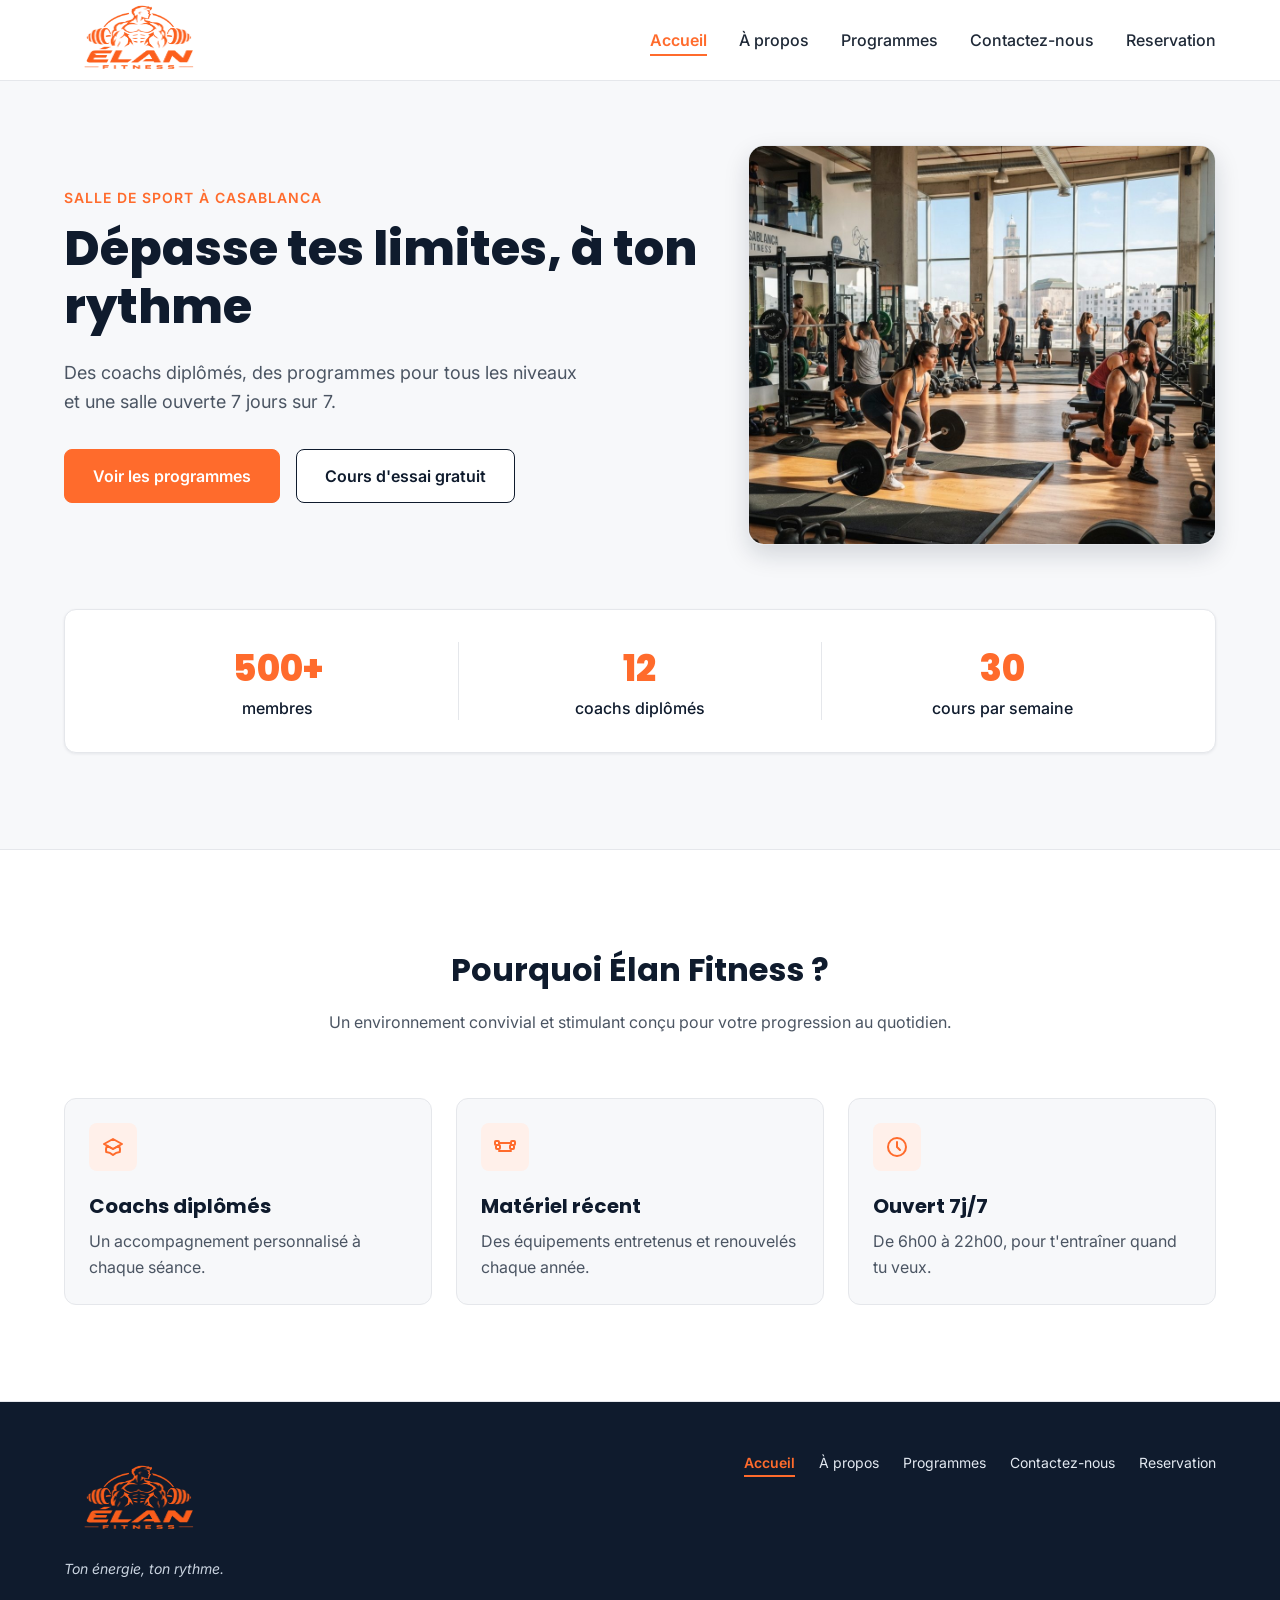
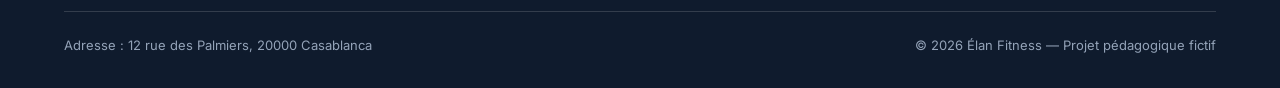
<file: index.html>
<!doctype html>
<html lang="fr">
  <head>
    <meta charset="UTF-8" />
    <meta name="viewport" content="width=device-width, initial-scale=1" />
    <meta
      name="description"
      content="Élan Fitness, salle de sport à Casablanca : musculation, yoga, cardio et boxe fitness avec des coachs diplômés. Réservez votre cours d'essai gratuit."
    />
    <title>Élan Fitness | Salle de sport à Casablanca</title>

    <link rel="preconnect" href="https://fonts.googleapis.com" />
    <link rel="preconnect" href="https://fonts.gstatic.com" crossorigin />
    <link
      href="https://fonts.googleapis.com/css2?family=Inter:wght@400;500;600&family=Poppins:wght@600;700;800&display=swap"
      rel="stylesheet"
    />

    <link rel="stylesheet" href="style.css" />
  </head>

  <body>
    <header class="en-tete">
      <div class="conteneur en-tete-contenu">
        <a href="./index.html" class="logo">
          <img src="./img/Logo-elan.png" alt="Élan Fitness">
        </a>

        <nav aria-label="Navigation principale">
          <ul class="menu">
            <li><a href="./index.html" class="lien-actif">Accueil</a></li>
            <li><a href="./propos.html">À propos</a></li>
            <li><a href="./programmes.html">Programmes</a></li>
            <li><a href="./contact.html">Contactez-nous</a></li>
            <li><a href="./reserver.html">Reservation</a></li>
          </ul>
        </nav>
      </div>
    </header>

    <main>
      <section id="accueil" class="hero">
        <div class="conteneur">
          <div class="hero-contenu">
            <div class="hero-texte">
              <p class="sur-titre">Salle de sport à Casablanca</p>
              <h1>Dépasse tes limites, à ton rythme</h1>
              <p class="hero-description">
                Des coachs diplômés, des programmes pour tous les niveaux et une
                salle ouverte 7 jours sur 7.
              </p>
              <div class="boutons">
                <a href="./programmes.html" class="bouton bouton-principal"
                  >Voir les programmes</a
                >
                <a href="./reserver.html" class="bouton bouton-secondaire"
                  >Cours d'essai gratuit</a
                >
              </div>
            </div>

            <img
              class="hero-image"
              src="img/hero.jpg"
              alt="Des personnes s'entraînent dans une salle de sport lumineuse à Casablanca"
            />
          </div>

          <div class="chiffres">
            <div class="chiffre">
              <p class="chiffre-nombre">500+</p>
              <p>membres</p>
            </div>
            <div class="chiffre">
              <p class="chiffre-nombre">12</p>
              <p>coachs diplômés</p>
            </div>
            <div class="chiffre">
              <p class="chiffre-nombre">30</p>
              <p>cours par semaine</p>
            </div>
          </div>
        </div>
      </section>

      <section class="section section-blanche">
        <div class="conteneur">
          <div class="section-titre">
            <h2>Pourquoi Élan Fitness ?</h2>
            <p>
              Un environnement convivial et stimulant conçu pour votre
              progression au quotidien.
            </p>
          </div>

          <div class="cartes">
            <article class="carte carte-avantage">
              <div class="icone"><img src="img/icone-coach.svg" alt="" /></div>
              <h3>Coachs diplômés</h3>
              <p>Un accompagnement personnalisé à chaque séance.</p>
            </article>

            <article class="carte carte-avantage">
              <div class="icone">
                <img src="img/icone-materiel.svg" alt="" />
              </div>
              <h3>Matériel récent</h3>
              <p>Des équipements entretenus et renouvelés chaque année.</p>
            </article>

            <article class="carte carte-avantage">
              <div class="icone">
                <img src="img/icone-horloge.svg" alt="" />
              </div>
              <h3>Ouvert 7j/7</h3>
              <p>De 6h00 à 22h00, pour t'entraîner quand tu veux.</p>
            </article>
          </div>
        </div>
      </section>
    </main>

    <footer class="pied-de-page">
      <div class="conteneur">
        <div class="pied-haut">
          <div>
            <p class="logo logo-clair">
              <img src="./img/Logo-elan.png" alt="Élan Fitness">
            </p>
            <p class="slogan">Ton énergie, ton rythme.</p>
          </div>

          <nav aria-label="Navigation du pied de page">
            <ul class="menu menu-pied">
              <li><a href="./index.html" class="lien-actif">Accueil</a></li>
              <li><a href="./propos.html">À propos</a></li>
              <li><a href="./programmes.html">Programmes</a></li>
              <li><a href="./contact.html">Contactez-nous</a></li>
              <li><a href="./reserver.html" >Reservation</a></li>
            </ul>
          </nav>
        </div>

        <div class="pied-bas">
          <p>Adresse : 12 rue des Palmiers, 20000 Casablanca</p>
          <p>&copy; 2026 Élan Fitness — Projet pédagogique fictif</p>
        </div>
      </div>
    </footer>
  </body>
</html>
</file>
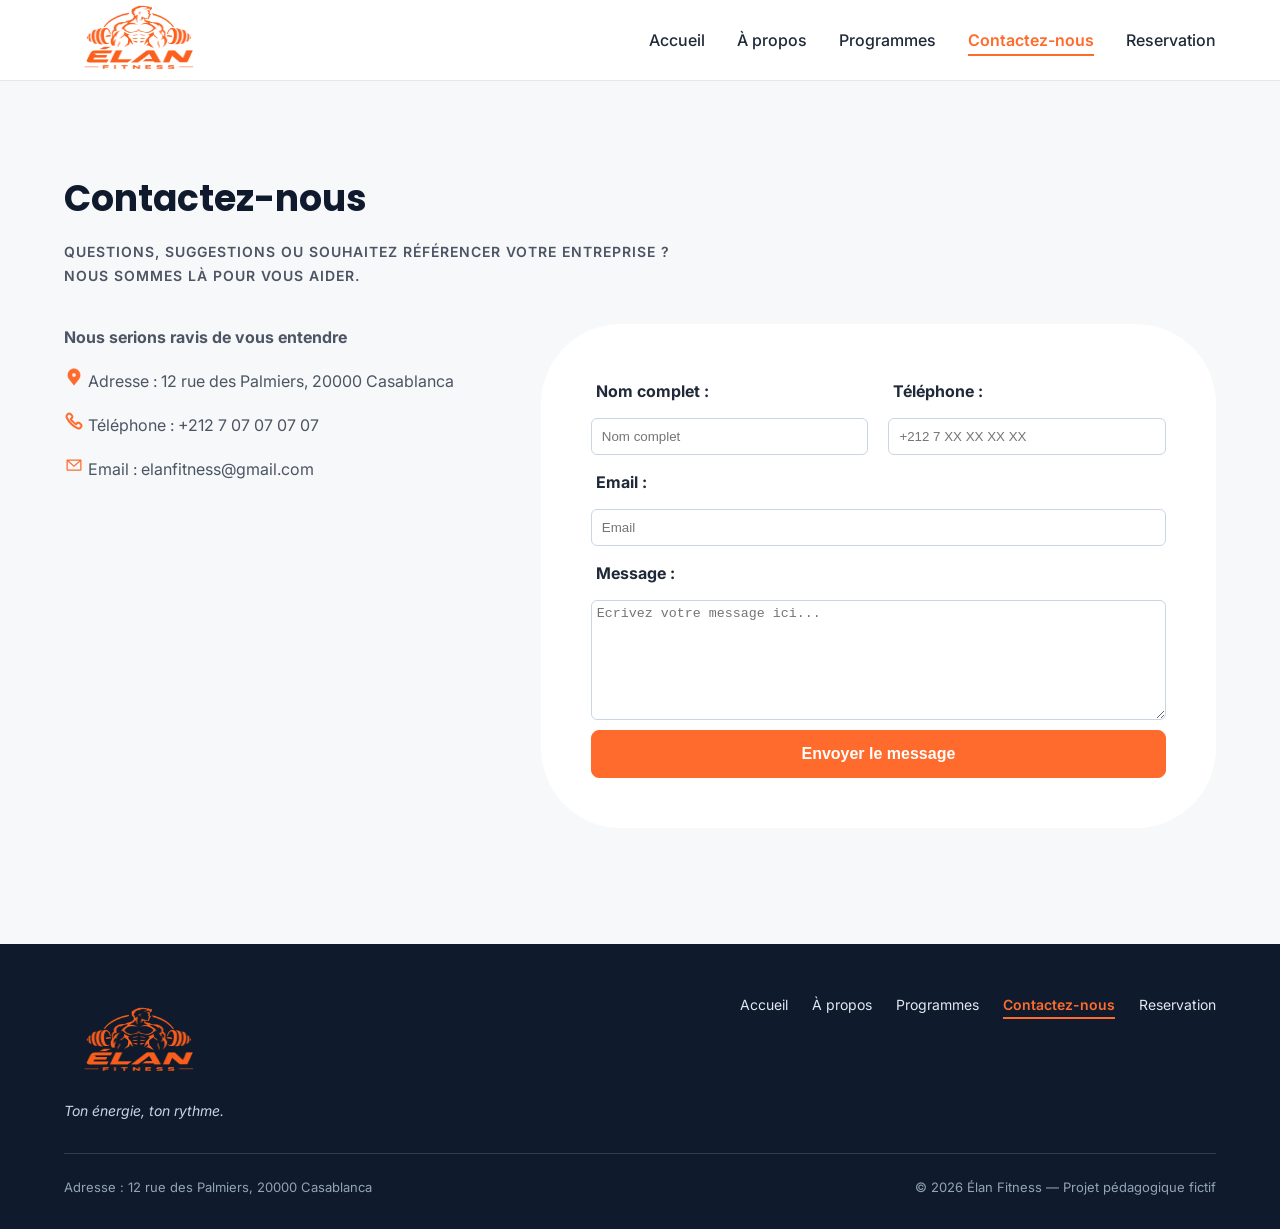
<file: contact.html>
<!DOCTYPE html>
<html lang="fr">
<head>
    <meta charset="UTF-8">
    <meta name="viewport" content="width=device-width, initial-scale=1">
    <meta charset="UTF-8">
    <title>Élan Fitness | Salle de sport à Casablanca</title>

  <link rel="preconnect" href="https://fonts.googleapis.com">
  <link rel="preconnect" href="https://fonts.gstatic.com" crossorigin>
  <link href="https://fonts.googleapis.com/css2?family=Inter:wght@400;500;600&family=Poppins:wght@600;700;800&display=swap" rel="stylesheet">

  <link rel="stylesheet" href="style.css">
</head>
<body>
    <header class="en-tete">
    <div class="conteneur en-tete-contenu">
      <a href="./index.html" class="logo">
          <img src="./img/Logo-elan.png"  alt="Élan Fitness">
        </a>

      <nav aria-label="Navigation principale">
        <ul class="menu">
          <li><a href="./index.html">Accueil</a></li>
          <li><a href="./propos.html" >À propos</a></li>
          <li><a href="./programmes.html">Programmes</a></li>
          <li><a href="./contact.html"class="lien-actif">Contactez-nous</a></li>
          <li><a href="./reserver.html">Reservation</a></li>
        </ul>
      </nav>
    </div>
   
  </header>
   <section id="contact" class="section">
        <div class="conteneur apropos-contenu">

        <div class="apropos-texte">
          <h2>Contactez-nous</h2>
          <p class="sur-titre">Questions, suggestions ou souhaitez référencer votre entreprise ? <br>Nous sommes là pour vous aider.</p>
          <div class="flex">
          <div class="gauche">
          <p><strong>Nous serions ravis de vous entendre</strong></p>
          <p><svg  viewBox="-1.76 -1.76 19.52 19.52" fill="none" xmlns="http://www.w3.org/2000/svg" stroke="#FF6B2C" stroke-width="0.46399999999999997"><g id="SVGRepo_bgCarrier" stroke-width="0"></g><g id="SVGRepo_tracerCarrier" stroke-linecap="round" stroke-linejoin="round" stroke="#FF6B2CCCCCCC" stroke-width="0.032"></g><g id="SVGRepo_iconCarrier"> <path fill-rule="evenodd" clip-rule="evenodd" d="M3.37892 10.2236L8 16L12.6211 10.2236C13.5137 9.10788 14 7.72154 14 6.29266V6C14 2.68629 11.3137 0 8 0C4.68629 0 2 2.68629 2 6V6.29266C2 7.72154 2.4863 9.10788 3.37892 10.2236ZM8 8C9.10457 8 10 7.10457 10 6C10 4.89543 9.10457 4 8 4C6.89543 4 6 4.89543 6 6C6 7.10457 6.89543 8 8 8Z" fill="#FF6B2C"></path> </g></svg> Adresse : 12 rue des Palmiers, 20000 Casablanca</p>
          <p><svg viewBox="0 0 24.00 24.00" fill="none" xmlns="http://www.w3.org/2000/svg" stroke="#FF6B2C"><g id="SVGRepo_bgCarrier" stroke-width="0"></g><g id="SVGRepo_tracerCarrier" stroke-linecap="round" stroke-linejoin="round"></g><g id="SVGRepo_iconCarrier"> <path d="M14.3308 15.9402L15.6608 14.6101C15.8655 14.403 16.1092 14.2384 16.3778 14.1262C16.6465 14.014 16.9347 13.9563 17.2258 13.9563C17.517 13.9563 17.8052 14.014 18.0739 14.1262C18.3425 14.2384 18.5862 14.403 18.7908 14.6101L20.3508 16.1702C20.5579 16.3748 20.7224 16.6183 20.8346 16.887C20.9468 17.1556 21.0046 17.444 21.0046 17.7351C21.0046 18.0263 20.9468 18.3146 20.8346 18.5833C20.7224 18.8519 20.5579 19.0954 20.3508 19.3L19.6408 20.02C19.1516 20.514 18.5189 20.841 17.8329 20.9541C17.1469 21.0672 16.4427 20.9609 15.8208 20.6501C10.4691 17.8952 6.11008 13.5396 3.35083 8.19019C3.03976 7.56761 2.93414 6.86242 3.04914 6.17603C3.16414 5.48963 3.49384 4.85731 3.99085 4.37012L4.70081 3.65015C5.11674 3.23673 5.67937 3.00464 6.26581 3.00464C6.85225 3.00464 7.41488 3.23673 7.83081 3.65015L9.40082 5.22021C9.81424 5.63615 10.0463 6.19871 10.0463 6.78516C10.0463 7.3716 9.81424 7.93416 9.40082 8.3501L8.0708 9.68018C8.95021 10.8697 9.91617 11.9926 10.9608 13.04C11.9994 14.0804 13.116 15.04 14.3008 15.9102L14.3308 15.9402Z" stroke="#FF6B2C" stroke-width="2.4" stroke-linecap="round" stroke-linejoin="round"></path> </g></svg> Téléphone : +212 7 07 07 07 07</p>
          <p><svg  viewBox="0 0 24 24" fill="none" xmlns="http://www.w3.org/2000/svg" stroke="#FF6B2C" stroke-width="0.00024000000000000003"><g id="SVGRepo_bgCarrier" stroke-width="0"></g><g id="SVGRepo_tracerCarrier" stroke-linecap="round" stroke-linejoin="round"></g><g id="SVGRepo_iconCarrier"> <path fill-rule="evenodd" clip-rule="evenodd" d="M3.75 5.25L3 6V18L3.75 18.75H20.25L21 18V6L20.25 5.25H3.75ZM4.5 7.6955V17.25H19.5V7.69525L11.9999 14.5136L4.5 7.6955ZM18.3099 6.75H5.68986L11.9999 12.4864L18.3099 6.75Z" fill="#FF6B2C"></path> </g></svg> Email : elanfitness@gmail.com</p>
          </div>
          <div class="droite">
          <form>
        <div class="formuleM"> 
        
        <div class="ligne">

            <div>
        <label for="nom">Nom complet :</label>
        <input id="nom" type="text" placeholder="Nom complet" required>
          </div>

            <div>
        <label for="tele">Téléphone :</label>
        <input id="tele" type="tel" placeholder="+212 7 XX XX XX XX">
             </div>

          </div>

        <label for="eml">Email :</label>
        <input id="eml" type="email" placeholder="Email">
        
        <label for="msg">Message :</label>
        <textarea id="msg" type="text" placeholder="Ecrivez votre message ici... "></textarea>
        
          <button class="bouton bouton-principal">Envoyer le message</button>
        
                
        </div>
        </form> 
        </div>
        </div>
                
          

    </section>

  <footer class="pied-de-page">
    <div class="conteneur">

      <div class="pied-haut">
        <div>
          <p class="logo">
            <img src="./img/Logo-elan.png"  alt="Élan Fitness">
          </p>
          <p class="slogan">Ton énergie, ton rythme.</p>
        </div>

        <nav aria-label="Navigation du pied de page">
          <ul class="menu menu-pied">
            <li><a href="./index.html">Accueil</a></li>
            <li><a href="./propos.html">À propos</a></li>
            <li><a href="./programmes.html">Programmes</a></li>
            <li><a href="./contact.html" class="lien-actif">Contactez-nous</a></li>
            <li><a href="./reserver.html">Reservation</a></li>
          </ul>
        </nav>
      </div>

      <div class="pied-bas">
        <p>Adresse : 12 rue des Palmiers, 20000 Casablanca</p>
        <p>&copy; 2026 Élan Fitness — Projet pédagogique fictif</p>
      </div>

    </div>
  </footer>

</body>
</html>
</file>
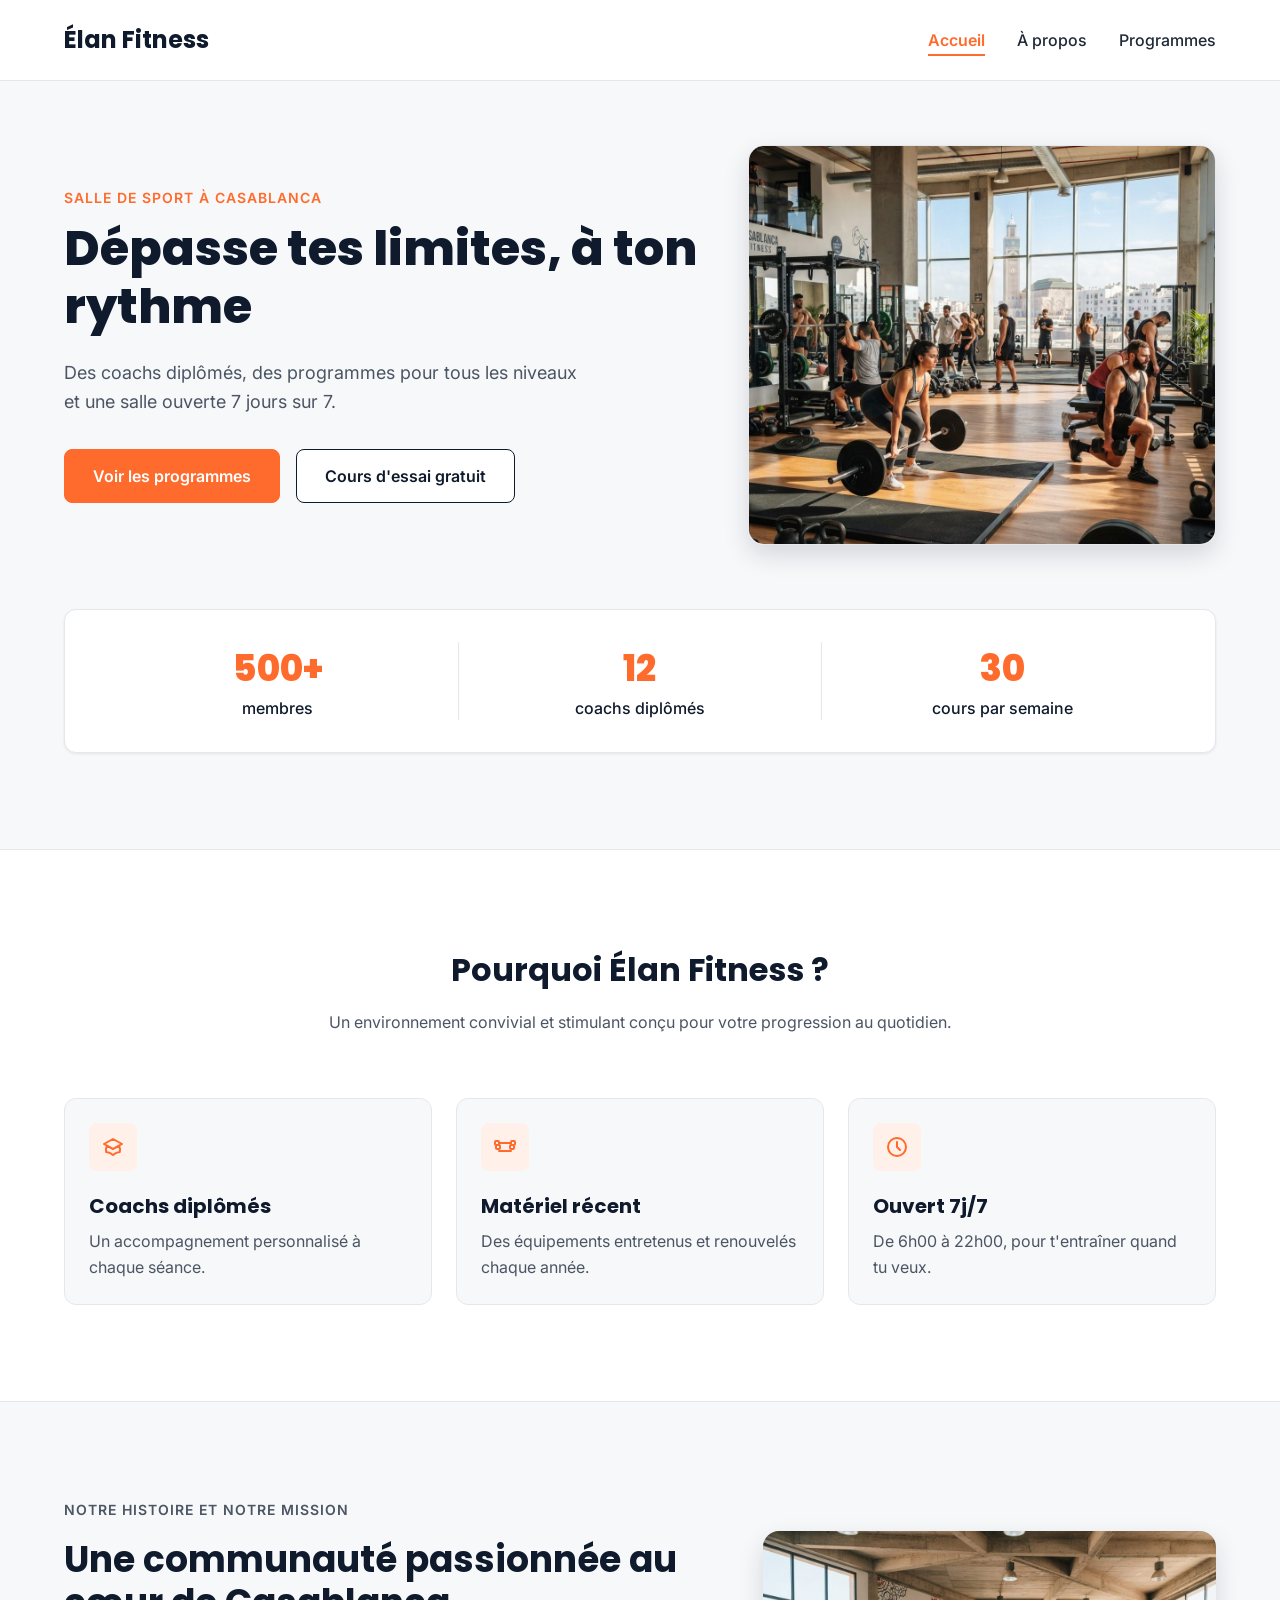
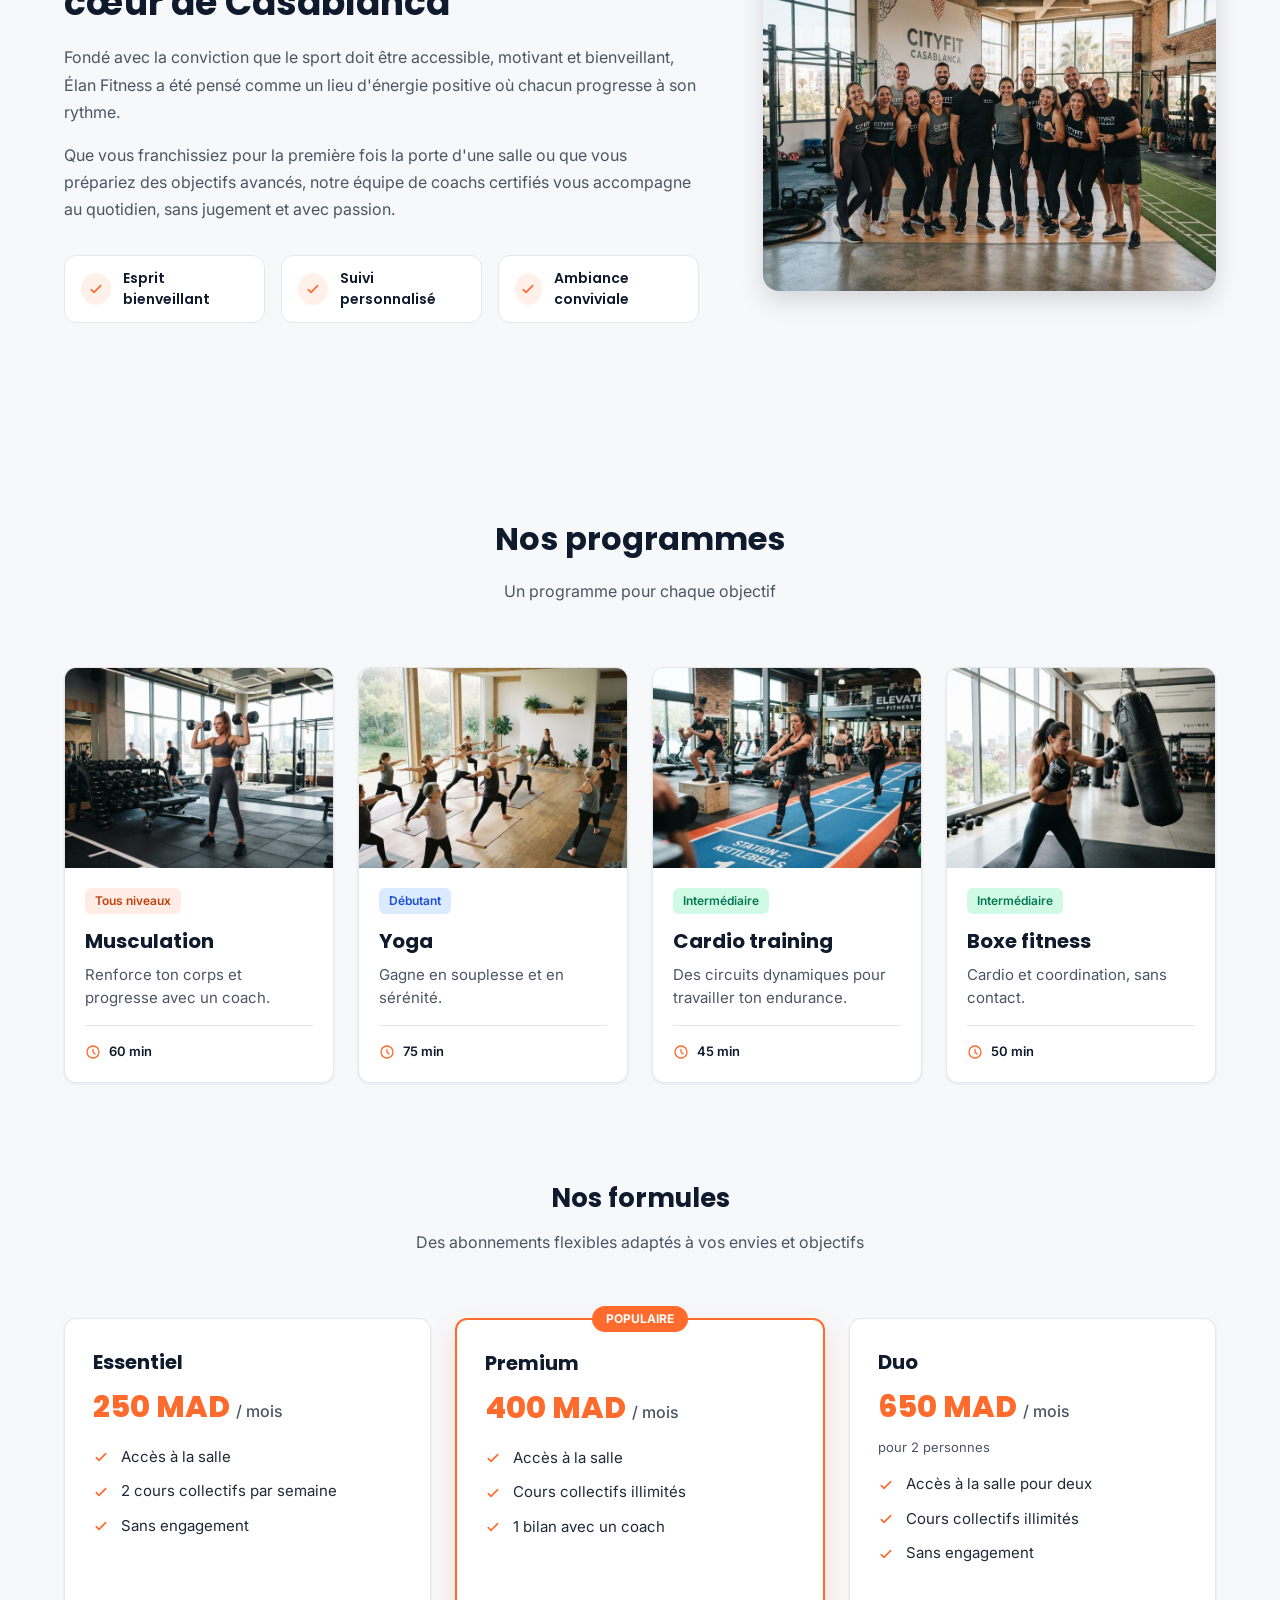
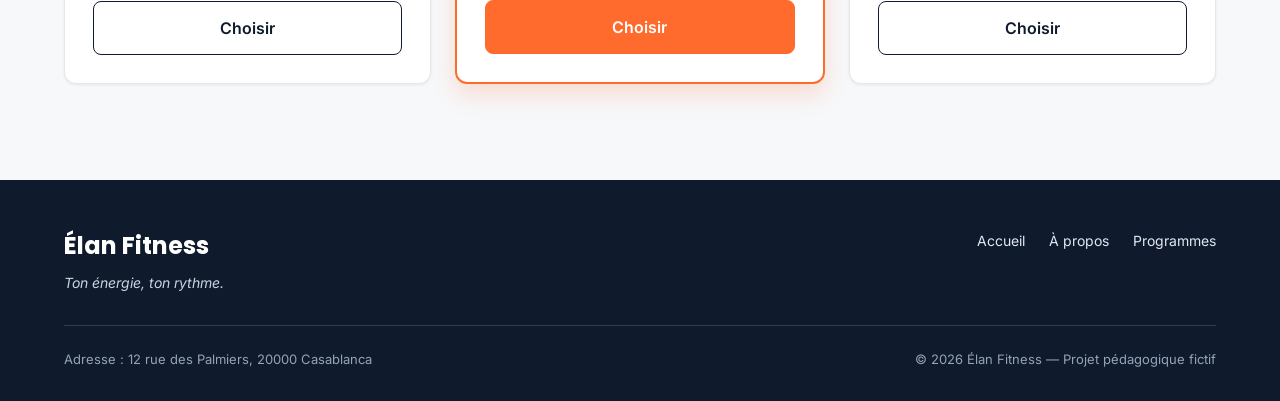
<file: elan_fitness.html>
<!DOCTYPE html>
<html lang="fr">
<head>
  <meta charset="UTF-8">
  <meta name="viewport" content="width=device-width, initial-scale=1">
  <meta name="description" content="Élan Fitness, salle de sport à Casablanca : musculation, yoga, cardio et boxe fitness avec des coachs diplômés. Réservez votre cours d'essai gratuit.">
  <title>Élan Fitness | Salle de sport à Casablanca</title>

  <link rel="preconnect" href="https://fonts.googleapis.com">
  <link rel="preconnect" href="https://fonts.gstatic.com" crossorigin>
  <link href="https://fonts.googleapis.com/css2?family=Inter:wght@400;500;600&family=Poppins:wght@600;700;800&display=swap" rel="stylesheet">

  <link rel="stylesheet" href="style.css">
</head>

<body>

  <header class="en-tete">
    <div class="conteneur en-tete-contenu">
      <a href="#accueil" class="logo">Élan Fitness</a>

      <nav aria-label="Navigation principale">
        <ul class="menu">
          <li><a href="#accueil" class="lien-actif">Accueil</a></li>
          <li><a href="#a-propos">À propos</a></li>
          <li><a href="#programmes">Programmes</a></li>
        </ul>
      </nav>
    </div>
  </header>

  <main>

    <section id="accueil" class="hero">
      <div class="conteneur">

        <div class="hero-contenu">
          <div class="hero-texte">
            <p class="sur-titre">Salle de sport à Casablanca</p>
            <h1>Dépasse tes limites, à ton rythme</h1>
            <p class="hero-description">
              Des coachs diplômés, des programmes pour tous les niveaux et une salle ouverte 7 jours sur 7.
            </p>
            <div class="boutons">
              <a href="#programmes" class="bouton bouton-principal">Voir les programmes</a>
              <a href="#contact" class="bouton bouton-secondaire">Cours d'essai gratuit</a>
            </div>
          </div>

          <img class="hero-image" src="img/hero.jpg" alt="Des personnes s'entraînent dans une salle de sport lumineuse à Casablanca">
        </div>

        <div class="chiffres">
          <div class="chiffre">
            <p class="chiffre-nombre">500+</p>
            <p>membres</p>
          </div>
          <div class="chiffre">
            <p class="chiffre-nombre">12</p>
            <p>coachs diplômés</p>
          </div>
          <div class="chiffre">
            <p class="chiffre-nombre">30</p>
            <p>cours par semaine</p>
          </div>
        </div>

      </div>
    </section>

    <section class="section section-blanche">
      <div class="conteneur">

        <div class="section-titre">
          <h2>Pourquoi Élan Fitness ?</h2>
          <p>Un environnement convivial et stimulant conçu pour votre progression au quotidien.</p>
        </div>

        <div class="cartes">
          <article class="carte carte-avantage">
            <div class="icone"><img src="img/icone-coach.svg" alt=""></div>
            <h3>Coachs diplômés</h3>
            <p>Un accompagnement personnalisé à chaque séance.</p>
          </article>

          <article class="carte carte-avantage">
            <div class="icone"><img src="img/icone-materiel.svg" alt=""></div>
            <h3>Matériel récent</h3>
            <p>Des équipements entretenus et renouvelés chaque année.</p>
          </article>

          <article class="carte carte-avantage">
            <div class="icone"><img src="img/icone-horloge.svg" alt=""></div>
            <h3>Ouvert 7j/7</h3>
            <p>De 6h00 à 22h00, pour t'entraîner quand tu veux.</p>
          </article>
        </div>

      </div>
    </section>

    <section id="a-propos" class="section">
      <div class="conteneur apropos-contenu">

        <div class="apropos-texte">
          <p class="sur-titre">Notre histoire et notre mission</p>
          <h2>Une communauté passionnée au cœur de Casablanca</h2>
          <p>
            Fondé avec la conviction que le sport doit être accessible, motivant et bienveillant,
            Élan Fitness a été pensé comme un lieu d'énergie positive où chacun progresse à son rythme.
          </p>
          <p>
            Que vous franchissiez pour la première fois la porte d'une salle ou que vous prépariez des
            objectifs avancés, notre équipe de coachs certifiés vous accompagne au quotidien, sans
            jugement et avec passion.
          </p>

          <ul class="valeurs">
            <li class="valeur">
              <div class="icone icone-petite"><img src="img/icone-check.svg" alt=""></div>
              <span>Esprit bienveillant</span>
            </li>
            <li class="valeur">
              <div class="icone icone-petite"><img src="img/icone-check.svg" alt=""></div>
              <span>Suivi personnalisé</span>
            </li>
            <li class="valeur">
              <div class="icone icone-petite"><img src="img/icone-check.svg" alt=""></div>
              <span>Ambiance conviviale</span>
            </li>
          </ul>
        </div>

        <img class="apropos-image" src="img/equipe.jpg" alt="L'équipe de coachs d'Élan Fitness réunie dans la salle">

      </div>
    </section>

    <section id="programmes" class="section">
      <div class="conteneur">

        <div class="section-titre">
          <h2>Nos programmes</h2>
          <p>Un programme pour chaque objectif</p>
        </div>

        <div class="cartes">

          <article class="carte carte-programme">
            <img src="img/musculation.jpg" alt="Une sportive soulève des haltères dans l'espace musculation">
            <div class="programme-corps">
              <span class="etiquette etiquette-orange">Tous niveaux</span>
              <h3>Musculation</h3>
              <p>Renforce ton corps et progresse avec un coach.</p>
              <p class="duree"><img src="img/icone-duree.svg" alt="">60 min</p>
            </div>
          </article>

          <article class="carte carte-programme">
            <img src="img/yoga.jpg" alt="Un groupe pratique le yoga sur des tapis dans une salle lumineuse">
            <div class="programme-corps">
              <span class="etiquette etiquette-bleue">Débutant</span>
              <h3>Yoga</h3>
              <p>Gagne en souplesse et en sérénité.</p>
              <p class="duree"><img src="img/icone-duree.svg" alt="">75 min</p>
            </div>
          </article>

          <article class="carte carte-programme">
            <img src="img/cardio.jpg" alt="Des sportifs suivent un circuit de cardio training avec des kettlebells">
            <div class="programme-corps">
              <span class="etiquette etiquette-verte">Intermédiaire</span>
              <h3>Cardio training</h3>
              <p>Des circuits dynamiques pour travailler ton endurance.</p>
              <p class="duree"><img src="img/icone-duree.svg" alt="">45 min</p>
            </div>
          </article>

          <article class="carte carte-programme">
            <img src="img/boxe.jpg" alt="Une sportive frappe un sac de frappe pendant un cours de boxe fitness">
            <div class="programme-corps">
              <span class="etiquette etiquette-verte">Intermédiaire</span>
              <h3>Boxe fitness</h3>
              <p>Cardio et coordination, sans contact.</p>
              <p class="duree"><img src="img/icone-duree.svg" alt="">50 min</p>
            </div>
          </article>

        </div>

        <div class="formules">

          <div class="section-titre">
            <h3>Nos formules</h3>
            <p>Des abonnements flexibles adaptés à vos envies et objectifs</p>
          </div>

          <div class="cartes">

            <article class="carte formule">
              <h4>Essentiel</h4>
              <p class="prix">250 MAD <span>/ mois</span></p>
              <ul class="formule-liste">
                <li>Accès à la salle</li>
                <li>2 cours collectifs par semaine</li>
                <li>Sans engagement</li>
              </ul>
              <a href="#contact" class="bouton bouton-secondaire">Choisir</a>
            </article>

            <article class="carte formule formule-populaire">
              <p class="badge-populaire">Populaire</p>
              <h4>Premium</h4>
              <p class="prix">400 MAD <span>/ mois</span></p>
              <ul class="formule-liste">
                <li>Accès à la salle</li>
                <li>Cours collectifs illimités</li>
                <li>1 bilan avec un coach</li>
              </ul>
              <a href="#contact" class="bouton bouton-principal">Choisir</a>
            </article>

            <article class="carte formule">
              <h4>Duo</h4>
              <p class="prix">650 MAD <span>/ mois</span></p>
              <p class="prix-note">pour 2 personnes</p>
              <ul class="formule-liste">
                <li>Accès à la salle pour deux</li>
                <li>Cours collectifs illimités</li>
                <li>Sans engagement</li>
              </ul>
              <a href="#contact" class="bouton bouton-secondaire">Choisir</a>
            </article>

          </div>
        </div>

      </div>
    </section>

  </main>

  <footer class="pied-de-page">
    <div class="conteneur">

      <div class="pied-haut">
        <div>
          <p class="logo logo-clair">Élan Fitness</p>
          <p class="slogan">Ton énergie, ton rythme.</p>
        </div>

        <nav aria-label="Navigation du pied de page">
          <ul class="menu menu-pied">
            <li><a href="#accueil">Accueil</a></li>
            <li><a href="#a-propos">À propos</a></li>
            <li><a href="#programmes">Programmes</a></li>
          </ul>
        </nav>
      </div>

      <div class="pied-bas">
        <p>Adresse : 12 rue des Palmiers, 20000 Casablanca</p>
        <p>&copy; 2026 Élan Fitness — Projet pédagogique fictif</p>
      </div>

    </div>
  </footer>

</body>
</html>
</file>
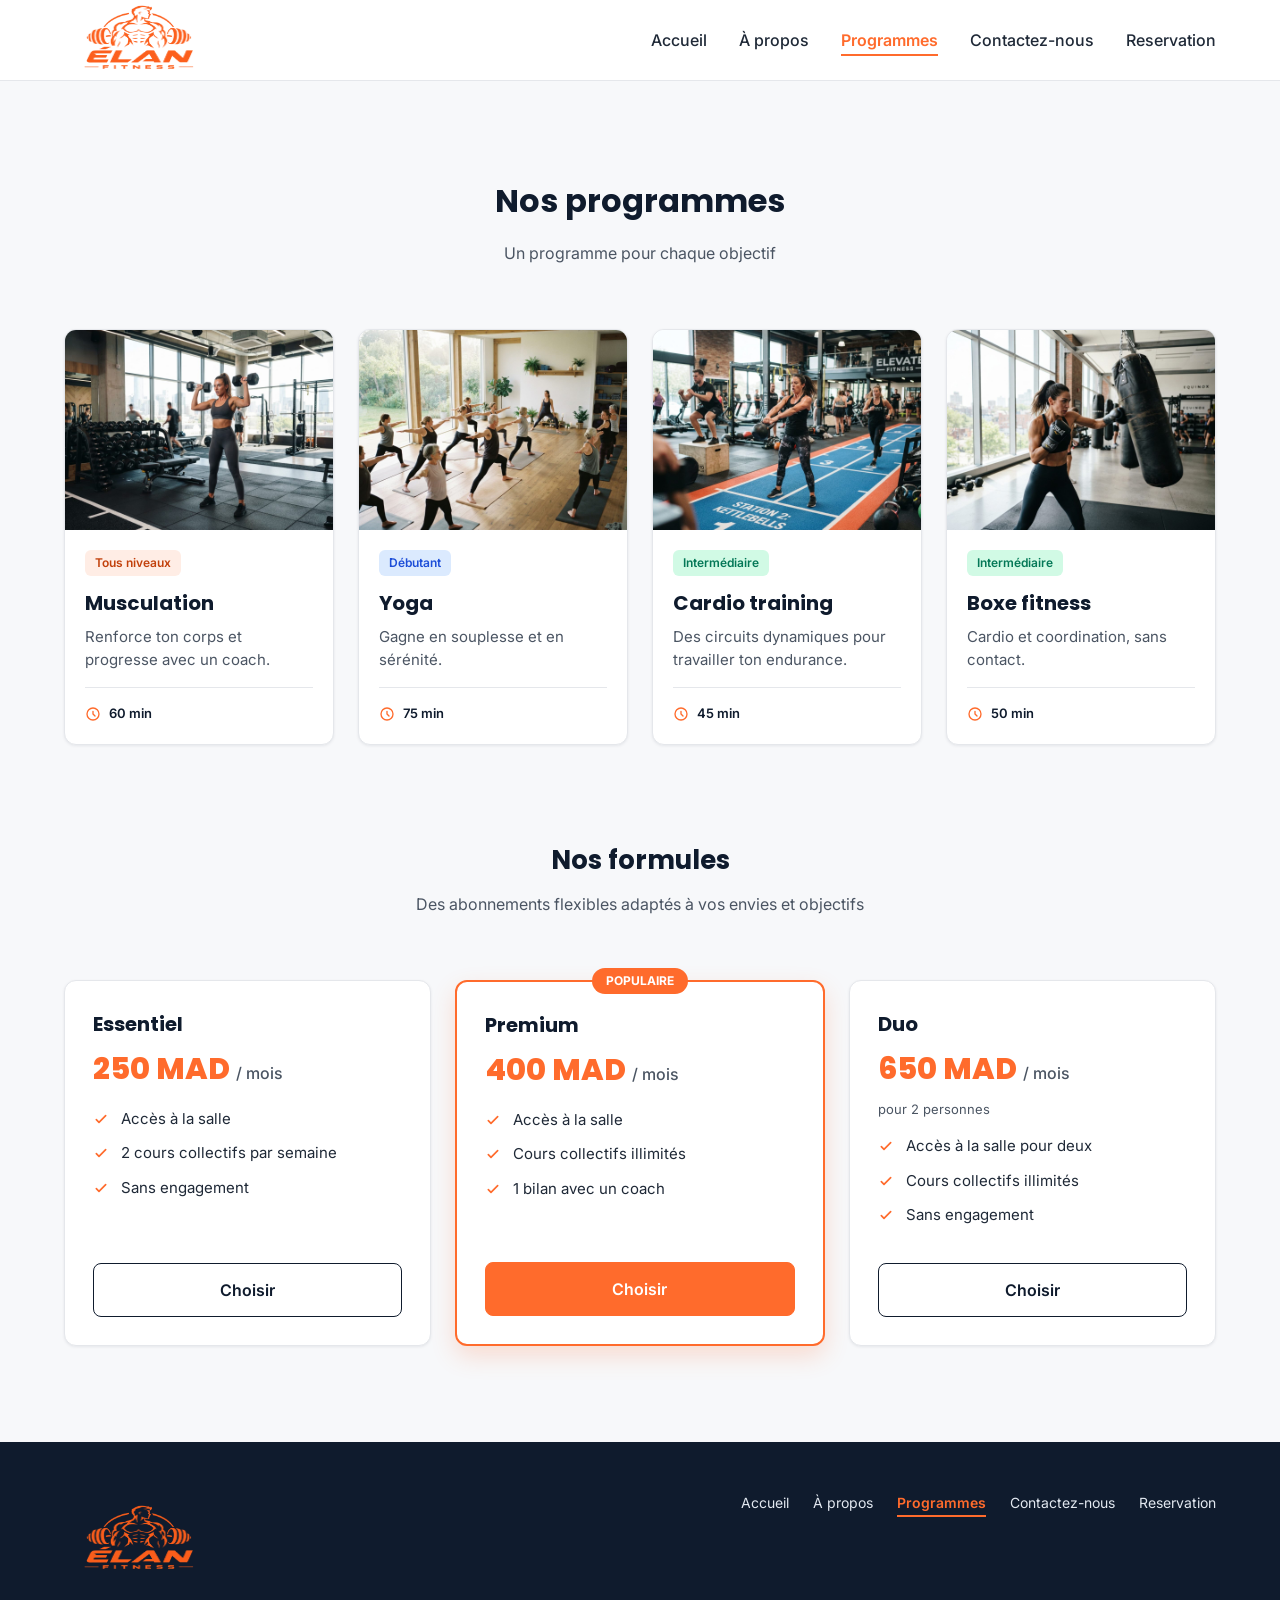
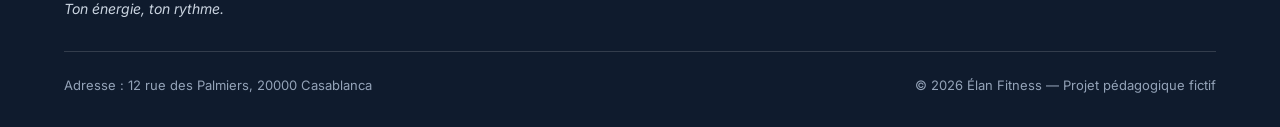
<file: programmes.html>
<!doctype html>
<html lang="fr">
  <head>
    <meta charset="UTF-8" />
    <meta name="viewport" content="width=device-width, initial-scale=1" />
    <link rel="preconnect" href="https://fonts.googleapis.com" />
    <link rel="preconnect" href="https://fonts.gstatic.com" crossorigin />
    <link
      href="https://fonts.googleapis.com/css2?family=Inter:wght@400;500;600&family=Poppins:wght@600;700;800&display=swap"
      rel="stylesheet"
    />

    <link rel="stylesheet" href="style.css" />
    <title>Élan Fitness | Salle de sport à Casablanca</title>
  </head>
  <body>
    <header class="en-tete">
      <div class="conteneur en-tete-contenu">
        <a href="./index.html" class="logo">
          <img src="./img/Logo-elan.png"  alt="Élan Fitness">
        </a>

        <nav aria-label="Navigation principale">
          <ul class="menu">
            <li><a href="./index.html">Accueil</a></li>
            <li><a href="./propos.html">À propos</a></li>
            <li>
              <a href="./programmes.html" class="lien-actif">Programmes</a>
            </li>
            <li><a href="./contact.html">Contactez-nous</a></li>
            <li><a href="./reserver.html">Reservation</a></li>
          </ul>
        </nav>
      </div>
    </header>
    <section id="programmes" class="section">
      <div class="conteneur">
        <div class="section-titre">
          <h2>Nos programmes</h2>
          <p>Un programme pour chaque objectif</p>
        </div>

        <div class="cartes">
          <article class="carte carte-programme">
            <img
              src="img/musculation.jpg"
              alt="Une sportive soulève des haltères dans l'espace musculation"
            />
            <div class="programme-corps">
              <span class="etiquette etiquette-orange">Tous niveaux</span>
              <h3>Musculation</h3>
              <p>Renforce ton corps et progresse avec un coach.</p>
              <p class="duree">
                <img src="img/icone-duree.svg" alt="" />60 min
              </p>
            </div>
          </article>

          <article class="carte carte-programme">
            <img
              src="img/yoga.jpg"
              alt="Un groupe pratique le yoga sur des tapis dans une salle lumineuse"
            />
            <div class="programme-corps">
              <span class="etiquette etiquette-bleue">Débutant</span>
              <h3>Yoga</h3>
              <p>Gagne en souplesse et en sérénité.</p>
              <p class="duree">
                <img src="img/icone-duree.svg" alt="" />75 min
              </p>
            </div>
          </article>

          <article class="carte carte-programme">
            <img
              src="img/cardio.jpg"
              alt="Des sportifs suivent un circuit de cardio training avec des kettlebells"
            />
            <div class="programme-corps">
              <span class="etiquette etiquette-verte">Intermédiaire</span>
              <h3>Cardio training</h3>
              <p>Des circuits dynamiques pour travailler ton endurance.</p>
              <p class="duree">
                <img src="img/icone-duree.svg" alt="" />45 min
              </p>
            </div>
          </article>

          <article class="carte carte-programme">
            <img
              src="img/boxe.jpg"
              alt="Une sportive frappe un sac de frappe pendant un cours de boxe fitness"
            />
            <div class="programme-corps">
              <span class="etiquette etiquette-verte">Intermédiaire</span>
              <h3>Boxe fitness</h3>
              <p>Cardio et coordination, sans contact.</p>
              <p class="duree">
                <img src="img/icone-duree.svg" alt="" />50 min
              </p>
            </div>
          </article>
        </div>

        <div class="formules">
          <div class="section-titre">
            <h3>Nos formules</h3>
            <p>Des abonnements flexibles adaptés à vos envies et objectifs</p>
          </div>

          <div class="cartes">
            <article class="carte formule">
              <h4>Essentiel</h4>
              <p class="prix">250 MAD <span>/ mois</span></p>
              <ul class="formule-liste">
                <li>Accès à la salle</li>
                <li>2 cours collectifs par semaine</li>
                <li>Sans engagement</li>
              </ul>
              <a href="./reserver.html" class="bouton bouton-secondaire">Choisir</a>
            </article>

            <article class="carte formule formule-populaire">
              <p class="badge-populaire">Populaire</p>
              <h4>Premium</h4>
              <p class="prix">400 MAD <span>/ mois</span></p>
              <ul class="formule-liste">
                <li>Accès à la salle</li>
                <li>Cours collectifs illimités</li>
                <li>1 bilan avec un coach</li>
              </ul>
              <a href="./reserver.html" class="bouton bouton-principal">Choisir</a>
            </article>

            <article class="carte formule">
              <h4>Duo</h4>
              <p class="prix">650 MAD <span>/ mois</span></p>
              <p class="prix-note">pour 2 personnes</p>
              <ul class="formule-liste">
                <li>Accès à la salle pour deux</li>
                <li>Cours collectifs illimités</li>
                <li>Sans engagement</li>
              </ul>
              <a href="./reserver.html" class="bouton bouton-secondaire">Choisir</a>
            </article>
          </div>
        </div>
      </div>
    </section>
    <footer class="pied-de-page">
      <div class="conteneur">
        <div class="pied-haut">
          <div>
            <p class="logo logo-clair">
              <img src="./img/Logo-elan.png"  alt="Élan Fitness">
            </p>
            <p class="slogan">Ton énergie, ton rythme.</p>
          </div>

          <nav aria-label="Navigation du pied de page">
            <ul class="menu menu-pied">
              <li><a href="./index.html">Accueil</a></li>
              <li><a href="./propos.html">À propos</a></li>
              <li><a href="./programmes.html" class="lien-actif">Programmes</a></li>
              <li><a href="./contact.html">Contactez-nous</a></li>
              <li><a href="./reserver.html">Reservation</a></li>
            </ul>
          </nav>
        </div>

        <div class="pied-bas">
          <p>Adresse : 12 rue des Palmiers, 20000 Casablanca</p>
          <p>&copy; 2026 Élan Fitness — Projet pédagogique fictif</p>
        </div>
      </div>
    </footer>
  </body>
</html>
</file>
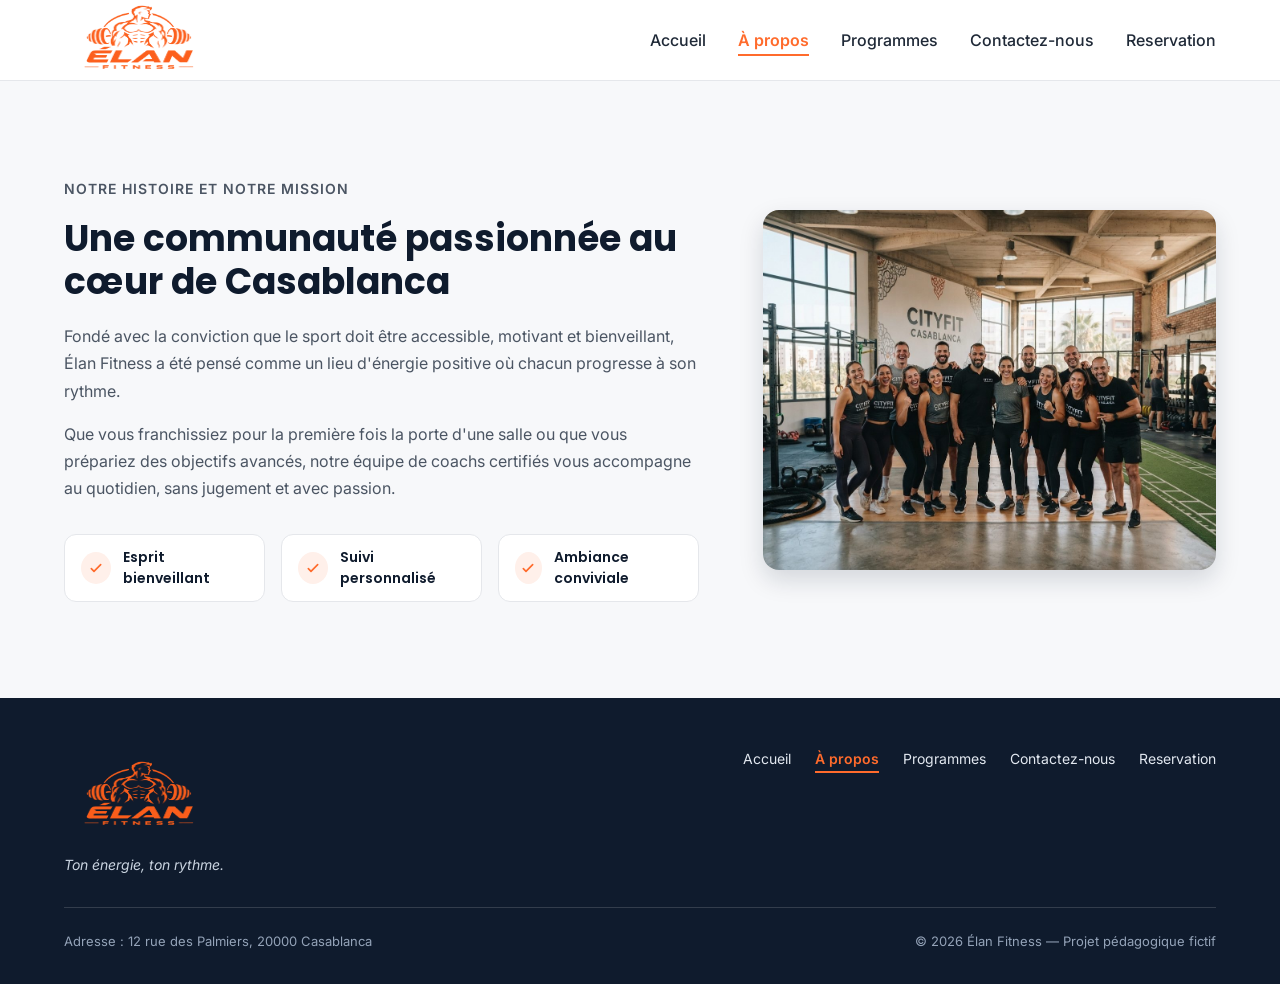
<file: propos.html>
<!doctype html>
<html lang="fr">
  <head>
    <meta charset="UTF-8" />
    <meta name="viewport" content="width=device-width, initial-scale=1" />
    <link rel="preconnect" href="https://fonts.googleapis.com" />
    <link rel="preconnect" href="https://fonts.gstatic.com" crossorigin />
    <link
      href="https://fonts.googleapis.com/css2?family=Inter:wght@400;500;600&family=Poppins:wght@600;700;800&display=swap"
      rel="stylesheet"
    />

    <link rel="stylesheet" href="style.css" />
    <title>Élan Fitness | Salle de sport à Casablanca</title>
  </head>

  <body>
    <header class="en-tete">
      <div class="conteneur en-tete-contenu">
        <a href="./index.html" class="logo">
          <img src="./img/Logo-elan.png"  alt="Élan Fitness">
        </a>

        <nav aria-label="Navigation principale">
          <ul class="menu">
            <li><a href="./index.html">Accueil</a></li>
            <li><a href="./propos.html" class="lien-actif">À propos</a></li>
            <li><a href="./programmes.html">Programmes</a></li>
            <li><a href="./contact.html">Contactez-nous</a></li>
            <li><a href="./reserver.html">Reservation</a></li>
          </ul>
        </nav>
      </div>
    </header>
    <section id="a-propos" class="section">
      <div class="conteneur apropos-contenu">
        <div class="apropos-texte">
          <p class="sur-titre">Notre histoire et notre mission</p>
          <h2>Une communauté passionnée au cœur de Casablanca</h2>
          <p>
            Fondé avec la conviction que le sport doit être accessible, motivant
            et bienveillant, Élan Fitness a été pensé comme un lieu d'énergie
            positive où chacun progresse à son rythme.
          </p>
          <p>
            Que vous franchissiez pour la première fois la porte d'une salle ou
            que vous prépariez des objectifs avancés, notre équipe de coachs
            certifiés vous accompagne au quotidien, sans jugement et avec
            passion.
          </p>

          <ul class="valeurs">
            <li class="valeur">
              <div class="icone icone-petite">
                <img src="img/icone-check.svg" alt="" />
              </div>
              <span>Esprit bienveillant</span>
            </li>
            <li class="valeur">
              <div class="icone icone-petite">
                <img src="img/icone-check.svg" alt="" />
              </div>
              <span>Suivi personnalisé</span>
            </li>
            <li class="valeur">
              <div class="icone icone-petite">
                <img src="img/icone-check.svg" alt="" />
              </div>
              <span>Ambiance conviviale</span>
            </li>
          </ul>
        </div>

        <img
          class="apropos-image"
          src="img/equipe.jpg"
          alt="L'équipe de coachs d'Élan Fitness réunie dans la salle"
        />
      </div>
    </section>
    <footer class="pied-de-page">
      <div class="conteneur">
        <div class="pied-haut">
          <div>
            <p class="logo logo-clair">
              <img src="./img/Logo-elan.png" alt="Élan Fitness">
            </p>
            <p class="slogan">Ton énergie, ton rythme.</p>
          </div>

          <nav aria-label="Navigation du pied de page">
            <ul class="menu menu-pied">
              <li><a href="./index.html">Accueil</a></li>
              <li><a href="./propos.html" class="lien-actif">À propos</a></li>
              <li><a href="./programmes.html">Programmes</a></li>
              <li><a href="./contact.html">Contactez-nous</a></li>
              <li><a href="./reserver.html" >Reservation</a></li>
            </ul>
          </nav>
        </div>

        <div class="pied-bas">
          <p>Adresse : 12 rue des Palmiers, 20000 Casablanca</p>
          <p>&copy; 2026 Élan Fitness — Projet pédagogique fictif</p>
        </div>
      </div>
    </footer>
  </body>
</html>
</file>
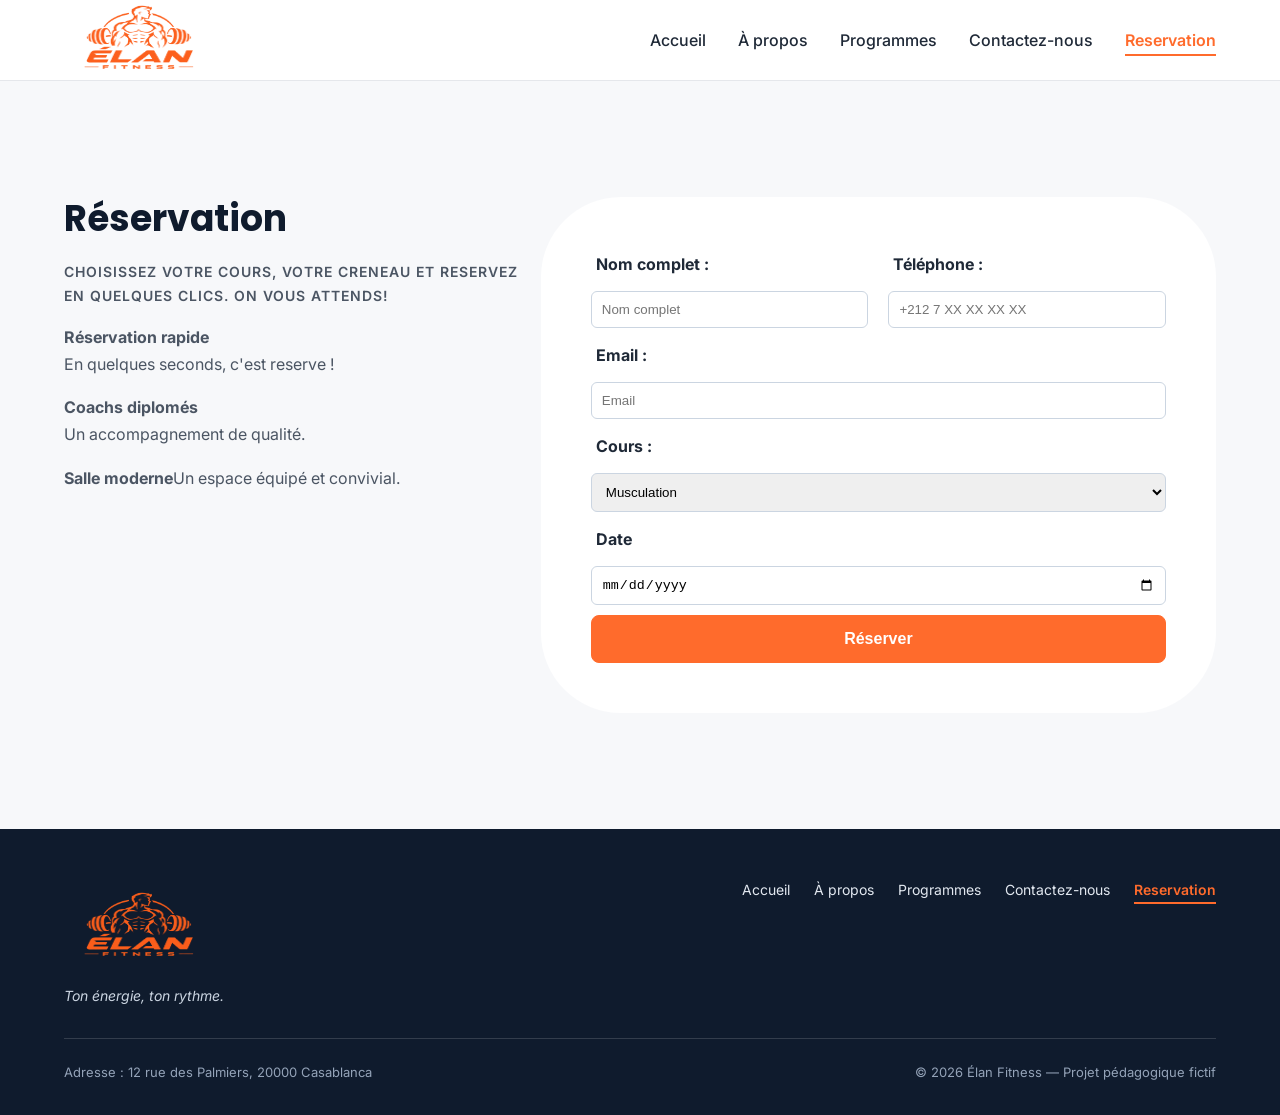
<file: reserver.html>
<!doctype html>
<html lang="fr">
  <head>
    <meta charset="UTF-8" />
    <meta name="viewport" content="width=device-width, initial-scale=1.0" />
    <meta
      name="description"
      content="Élan Fitness, salle de sport à Casablanca : musculation, yoga, cardio et boxe fitness avec des coachs diplômés. Réservez votre cours d'essai gratuit."
    />
    <title>>Élan Fitness | Salle de sport à Casablanca</title>

    <link rel="preconnect" href="https://fonts.googleapis.com" />
    <link rel="preconnect" href="https://fonts.gstatic.com" crossorigin />
    <link
      href="https://fonts.googleapis.com/css2?family=Inter:wght@400;500;600&family=Poppins:wght@600;700;800&display=swap"
      rel="stylesheet"
    />
    <link rel="stylesheet" href="style.css" />
  </head>

  <body>
    <header class="en-tete">
      <div class="conteneur en-tete-contenu">
        <a href="./index.html" class="logo">
          <img src="./img/Logo-elan.png"  alt="Élan Fitness" />
        </a>

        <nav aria-label="Navigation principale">
          <ul class="menu">
            <li><a href="./index.html">Accueil</a></li>
            <li><a href="./propos.html">À propos</a></li>
            <li><a href="./programmes.html">Programmes</a></li>
            <li><a href="./contact.html">Contactez-nous</a></li>
            <li>
              <a href="./reserver.html" class="lien-actif">Reservation</a>
            </li>
          </ul>
        </nav>
      </div>
    </header>

    <section id="Reservation" class="section">
      <div class="conteneur apropos-contenu">
        <div class="apropos-texte">
          <div class="flex">
            <div class="gauche">
              <h2>Réservation</h2>
              <p class="sur-titre">
                CHOISISSEZ VOTRE COURS, VOTRE CRENEAU ET RESERVEZ EN QUELQUES
                CLICS. ON VOUS ATTENDS!
              </p>
              <p>
                <strong>Réservation rapide</strong><br />En quelques seconds,
                c'est reserve !
              </p>
              <p>
                <strong>Coachs diplomés</strong><br />Un accompagnement de
                qualité.
              </p>
              <p>
                <strong>Salle moderne</strong>Un espace équipé et convivial.
              </p>
            </div>

            <div class="droite">
              <form>
                <div class="formuleM">
                  <div class="ligne">
                    <div>
                      <label for="nom">Nom complet :</label>
                      <input
                        id="nom"
                        type="text"
                        placeholder="Nom complet"
                        required
                      />
                    </div>

                    <div>
                      <label for="tele">Téléphone :</label>
                      <input
                        id="tele"
                        type="tel"
                        placeholder="+212 7 XX XX XX XX"
                      />
                    </div>
                  </div>

                  <label for="eml">Email :</label>
                  <input id="eml" type="email" placeholder="Email" />

                  <label for="crs">Cours :</label>
                  <select id="crs">
                    <option>Musculation</option>
                    <option>Cardio</option>
                    <option>Yoga</option>
                    <option>Boxe fitness</option>
                  </select>
                  <label for="date">Date</label>
                  <input type="date" />

                  <button class="bouton bouton-principal">Réserver</button>
                </div>
              </form>
            </div>
          </div>
        </div>
      </div>
    </section>
    <footer class="pied-de-page">
      <div class="conteneur">
        <div class="pied-haut">
          <div>
            <p class="logo logo-clair">
              <img src="./img/Logo-elan.png"  alt="Élan Fitness" />
            </p>
            <p class="slogan">Ton énergie, ton rythme.</p>
          </div>

          <nav aria-label="Navigation du pied de page">
            <ul class="menu menu-pied">
              <li><a href="./index.html" >Accueil</a></li>
              <li><a href="./propos.html">À propos</a></li>
              <li><a href="./programmes.html">Programmes</a></li>
              <li><a href="./contact.html">Contactez-nous</a></li>
              <li><a href="./reserver.html" class="lien-actif">Reservation</a></li>
            </ul>
          </nav>
        </div>

        <div class="pied-bas">
          <p>Adresse : 12 rue des Palmiers, 20000 Casablanca</p>
          <p>&copy; 2026 Élan Fitness — Projet pédagogique fictif</p>
        </div>
      </div>
    </footer>
  </body>
</html>
</file>
<file: style.css>
* {
  box-sizing: border-box;
  margin: 0;
  padding: 0;
}

html {
  scroll-behavior: smooth;
}

body {
  font-family: 'Inter', Arial, sans-serif;
  font-size: 16px;
  line-height: 1.5;
  color: #1F2937;
  background-color: #F7F8FA;
}

h1, h2, h3, h4 {
  font-family: 'Poppins', Arial, sans-serif;
  color: #0F1B2D;
}

a {
  color: inherit;
  text-decoration: none;
}

ul {
  list-style: none;
}

img {
  display: block;
  max-width: 100%;
}

a:focus-visible,
button:focus-visible {
  outline: 3px solid #FF6B2C;
  outline-offset: 2px;
}

svg{
  height: 20px;
}

.conteneur {
  width: 100%;
  max-width: 1200px;
  margin: 0 auto;
  padding: 0 24px;
}

.section {
  padding: 96px 0;
}

.section-blanche {
  background-color: #FFFFFF;
  border-top: 1px solid #E5E7EB;
  border-bottom: 1px solid #E5E7EB;
}

.section-titre {
  max-width: 640px;
  margin: 0 auto 64px;
  text-align: center;
}

.section-titre h2 {
  font-size: 32px;
  margin-bottom: 16px;
}

.section-titre h3 {
  font-size: 26px;
  margin-bottom: 12px;
}

.section-titre p {
  color: #4B5563;
}

.sur-titre {
  font-size: 14px;
  font-weight: 600;
  color: #FF6B2C;
  text-transform: uppercase;
  letter-spacing: 1px;
  margin-bottom: 12px;
}

.bouton  {
  display: inline-block;
  padding: 14px 28px;
  border-radius: 8px;
  font-size: 16px;
  font-weight: 600;
  text-align: center;
  cursor: pointer;
}

.bouton-principal {
  background-color: #FF6B2C;
  border: 1px solid #FF6B2C;
  color: #FFFFFF;
}

.bouton-principal:hover {
  background-color: #F05817;
}

.bouton-secondaire {
  background-color: #FFFFFF;
  border: 1px solid #0F1B2D;
  color: #0F1B2D;
}

.bouton-secondaire:hover {
  background-color: #F3F4F6;
}

.cartes {
  display: flex;
  gap: 24px;
}

.carte {
  flex: 1;
  background-color: #FFFFFF;
  border: 1px solid #E5E7EB;
  border-radius: 12px;
  box-shadow: 0 1px 3px rgba(15, 27, 45, 0.08);
}

.icone {
  width: 48px;
  height: 48px;
  background-color: #FFF0EA;
  border-radius: 8px;
  display: flex;
  align-items: center;
  justify-content: center;
}

.icone img {
  width: 24px;
  height: 24px;
}

.icone-petite {
  width: 32px;
  height: 32px;
  border-radius: 50%;
}

.icone-petite img {
  width: 16px;
  height: 16px;
}

.en-tete {
  position: sticky;
  top: 0;
  z-index: 10;
  background-color: #FFFFFF;
  border-bottom: 1px solid #E5E7EB;
}

.en-tete-contenu {
  height: 80px;
  display: flex;
  align-items: center;
  justify-content: space-between;
}

.logo {
  display: flex;
  align-items: center;
  font-family: 'Poppins', Arial, sans-serif;
  font-size: 24px;
  font-weight: 700;
  color: #0F1B2D;
}



.menu {
  display: flex;
  gap: 32px;
}

.menu a {
  font-weight: 500;
  padding-bottom: 4px;
  border-bottom: 2px solid transparent;
}

.menu a:hover {
  color: #FF6B2C;
}

.menu .lien-actif {
  color: #FF6B2C;
  font-weight: 600;
  border-bottom-color: #FF6B2C;
}

.hero {
  padding: 64px 0 96px;
}

.hero-contenu {
  display: flex;
  align-items: center;
  gap: 32px;
}

.hero-texte {
  flex: 7;
}

.hero-texte h1 {
  font-size: 48px;
  font-weight: 800;
  line-height: 1.2;
  margin-bottom: 24px;
}

.hero-description {
  max-width: 520px;
  font-size: 18px;
  line-height: 1.6;
  color: #4B5563;
  margin-bottom: 32px;
}

.boutons {
  display: flex;
  flex-wrap: wrap;
  gap: 16px;
}

.hero-image {
  flex: 5;
  min-width: 0;
  height: 400px;
  object-fit: cover;
  border-radius: 16px;
  border: 1px solid #E5E7EB;
  box-shadow: 0 10px 25px rgba(15, 27, 45, 0.15);
}

.chiffres {
  display: flex;
  margin-top: 64px;
  padding: 32px;
  background-color: #FFFFFF;
  border: 1px solid #E5E7EB;
  border-radius: 12px;
  box-shadow: 0 1px 3px rgba(15, 27, 45, 0.08);
}

.chiffre {
  flex: 1;
  text-align: center;
  font-weight: 500;
  color: #0F1B2D;
}

.chiffre + .chiffre {
  border-left: 1px solid #E5E7EB;
}

.chiffre-nombre {
  font-family: 'Poppins', Arial, sans-serif;
  font-size: 36px;
  font-weight: 800;
  color: #FF6B2C;
}

.carte-avantage {
  padding: 24px;
  background-color: #F7F8FA;
  box-shadow: none;
}

.carte-avantage .icone {
  margin-bottom: 20px;
}

.carte-avantage h3 {
  font-size: 20px;
  margin-bottom: 8px;
}

.carte-avantage p {
  color: #4B5563;
  line-height: 1.6;
}

.apropos-contenu {
  display: flex;
  align-items: center;
  gap: 64px;
}

.apropos-texte {
  flex: 7;
}

.apropos-texte h2 {
  font-size: 36px;
  line-height: 1.2;
  margin-bottom: 20px;
}

.apropos-texte p {
  color: #4B5563;
  line-height: 1.7;
  margin-bottom: 16px;
}

.valeurs {
  display: flex;
  gap: 16px;
  margin-top: 32px;
}

.valeur {
  flex: 1;
  display: flex;
  align-items: center;
  gap: 12px;
  padding: 12px 16px;
  background-color: #FFFFFF;
  border: 1px solid #E5E7EB;
  border-radius: 12px;
  font-family: 'Poppins', Arial, sans-serif;
  font-size: 14px;
  font-weight: 600;
  color: #0F1B2D;
}

.apropos-image {
  flex: 5;
  min-width: 0;
  height: 360px;
  object-fit: cover;
  border-radius: 16px;
  box-shadow: 0 10px 25px rgba(15, 27, 45, 0.15);
}

.carte-programme {
  display: flex;
  flex-direction: column;
  overflow: hidden;
}

.carte-programme > img {
  width: 100%;
  height: 200px;
  object-fit: cover;
}

.programme-corps {
  flex: 1;
  display: flex;
  flex-direction: column;
  padding: 20px;
}

.programme-corps h3 {
  font-size: 20px;
  margin-bottom: 8px;
}

.programme-corps p {
  font-size: 15px;
  color: #4B5563;
}

.etiquette {
  align-self: flex-start;
  padding: 4px 10px;
  margin-bottom: 12px;
  border-radius: 6px;
  font-size: 12px;
  font-weight: 600;
}

.etiquette-orange {
  background-color: #FFEDE5;
  color: #C2410C;
}

.etiquette-bleue {
  background-color: #DBEAFE;
  color: #1D4ED8;
}

.etiquette-verte {
  background-color: #D1FAE5;
  color: #047857;
}

.programme-corps .duree {
  display: flex;
  align-items: center;
  gap: 8px;
  margin-top: auto;
  padding-top: 16px;
  border-top: 1px solid #E5E7EB;
  font-size: 13px;
  font-weight: 600;
  color: #0F1B2D;
}

.programme-corps h3 + p {
  margin-bottom: 16px;
}

.duree img {
  width: 16px;
  height: 16px;
}

.formules {
  margin-top: 96px;
}

.formule {
  position: relative;
  display: flex;
  flex-direction: column;
  padding: 28px;
}

.formule h4 {
  font-size: 20px;
}

.prix {
  margin: 8px 0 16px;
  font-family: 'Poppins', Arial, sans-serif;
  font-size: 30px;
  font-weight: 800;
  color: #FF6B2C;
}

.prix span {
  font-family: 'Inter', Arial, sans-serif;
  font-size: 16px;
  font-weight: 500;
  color: #4B5563;
}

.prix-note {
  margin: -8px 0 16px;
  font-size: 13px;
  color: #4B5563;
}

.formule-liste {
  flex: 1;
  margin-bottom: 24px;
}

.formule-liste li {
  padding-left: 28px;
  margin-bottom: 12px;
  font-size: 15px;
  background-image: url('img/icone-check.svg');
  background-repeat: no-repeat;
  background-position: left center;
  background-size: 16px;
}

.formule .bouton {
  display: block;
}

.formule-populaire {
  border: 2px solid #FF6B2C;
  box-shadow: 0 10px 25px rgba(255, 107, 44, 0.2);
}

.badge-populaire {
  position: absolute;
  top: -14px;
  left: 50%;
  transform: translateX(-50%);
  padding: 4px 14px;
  background-color: #FF6B2C;
  border-radius: 999px;
  font-size: 12px;
  font-weight: 700;
  text-transform: uppercase;
  color: #FFFFFF;
}

.pied-de-page {
  padding: 48px 0 32px;
  background-color: #0F1B2D;
  color: #FFFFFF;
}

.pied-haut {
  display: flex;
  justify-content: space-between;
  align-items: flex-start;
  padding-bottom: 32px;
  border-bottom: 1px solid rgba(255, 255, 255, 0.15);
}

.logo-clair {
  color: #FFFFFF;
}

.slogan {
  margin-top: 8px;
  font-size: 14px;
  font-style: italic;
  color: #CBD5E1;
}

.menu-pied {
  gap: 24px;
}

.menu-pied a {
  font-size: 14px;
  font-weight: 400;
  color: #E2E8F0;
}

.pied-bas {
  display: flex;
  justify-content: space-between;
  margin-top: 24px;
  font-size: 13px;
  color: #94A3B8;
}

.flex {
  display: flex;
}

.gauche {
  width: 40%;
  padding-top: 20px;
}

.droite {
  width: 60%;
  padding: 20px 0 20px 16px;
}

.formuleM {
  display: flex;
  flex-direction: column;
  width: 100%;
  padding: 50px;
  background-color: #FFFFFF;
  border-radius: 80px;
}

.formuleM label {
  margin-bottom: 10px;
  padding: 5px;
  border-radius: 60px;
  font-weight: bold;
}

.formuleM input {
  margin-bottom: 10px;
  padding: 10px;
  width: 100%;
  border: 1px solid #CBD5E1;
  border-radius: 6px;
}

.formuleM #msg {
  height: 100px;
  margin-bottom: 10px;
  padding: 5px;
}

.ligne {
  display: flex;
  gap: 20px;
}

.ligne > div {
  display: flex;
  flex-direction: column;
  width: 50%;
}

.formuleM textarea {
  width: 100%;
  padding: 10px;
  border: 1px solid #CBD5E1;
  border-radius: 6px;
  min-height: 120px;
  
}


.logo img {
  width: 150px;
  height: 100px;
}

.bouton:hover {
  transform: scale(1.1);
}

.formuleM select{
  margin-bottom: 10px;
  padding: 10px;
  width: 100%;
  border: 1px solid #CBD5E1;
  border-radius: 6px;
  

}



@media (max-width: 600px) {
  .conteneur {
    padding: 0 16px;
  }

  .section {
    padding: 48px 0;
  }

  .en-tete-contenu {
    height: auto;
    flex-direction: column;
    gap: 12px;
    padding: 12px 0;
  }

  .logo img {
    width: 110px;
    height: auto;
  }

  .menu {
    justify-content: center;
    flex-wrap: wrap;
    gap: 8px 14px;
  }

  .menu a {
    font-size: 14px;
  }

  .hero {
    padding: 40px 0 48px;
  }

  .hero-contenu{
    flex-direction: column;
    gap: 20px;
  }
  .apropos-contenu {
    flex-direction: column;
    gap: 24px;
  }

  .hero-texte h1 {
    font-size: 32px;
  }

  .hero-description {
    font-size: 16px;
  }

 
  .apropos-image {
    width: 100%;
    height: 250px;
  }

  
  .valeurs {
    flex-direction: column;
  }

  .bouton {
    width: 100%;
  }

  .chiffres {
    flex-direction: column;
    gap: 16px;
    padding: 20px;
  }

  .chiffre  {
    border: 0;
    border-top: 1px solid #E5E7EB;
    padding-top: 16px;
  }

  .carte-programme {
    width: 100%;
  }

  .flex {
    flex-direction: column;
    gap: 20px;
  }

  
  .droite {
    width: 100%;
    padding: 0;
  }

  .formuleM {
    width: 100%;
    padding: 20px;
    border-radius: 16px;
  }

  .ligne {
    flex-direction: column;
    gap: 0;
  }

  .ligne > div {
    width: 100%;
  }

  
  .formuleM textarea {
    width: 100%;
  }

  
  .pied-bas {
    flex-direction: column;
    gap: 18px;
  }

  .menu-pied {
    flex-direction: column;
  }

  .gauche {
    width: 100%;
  }
  .cartes {
    flex-wrap: wrap;
  }

  .carte-programme {
    flex: 1 1 calc(50% - 12px);
  }
  
  
}
</file>
